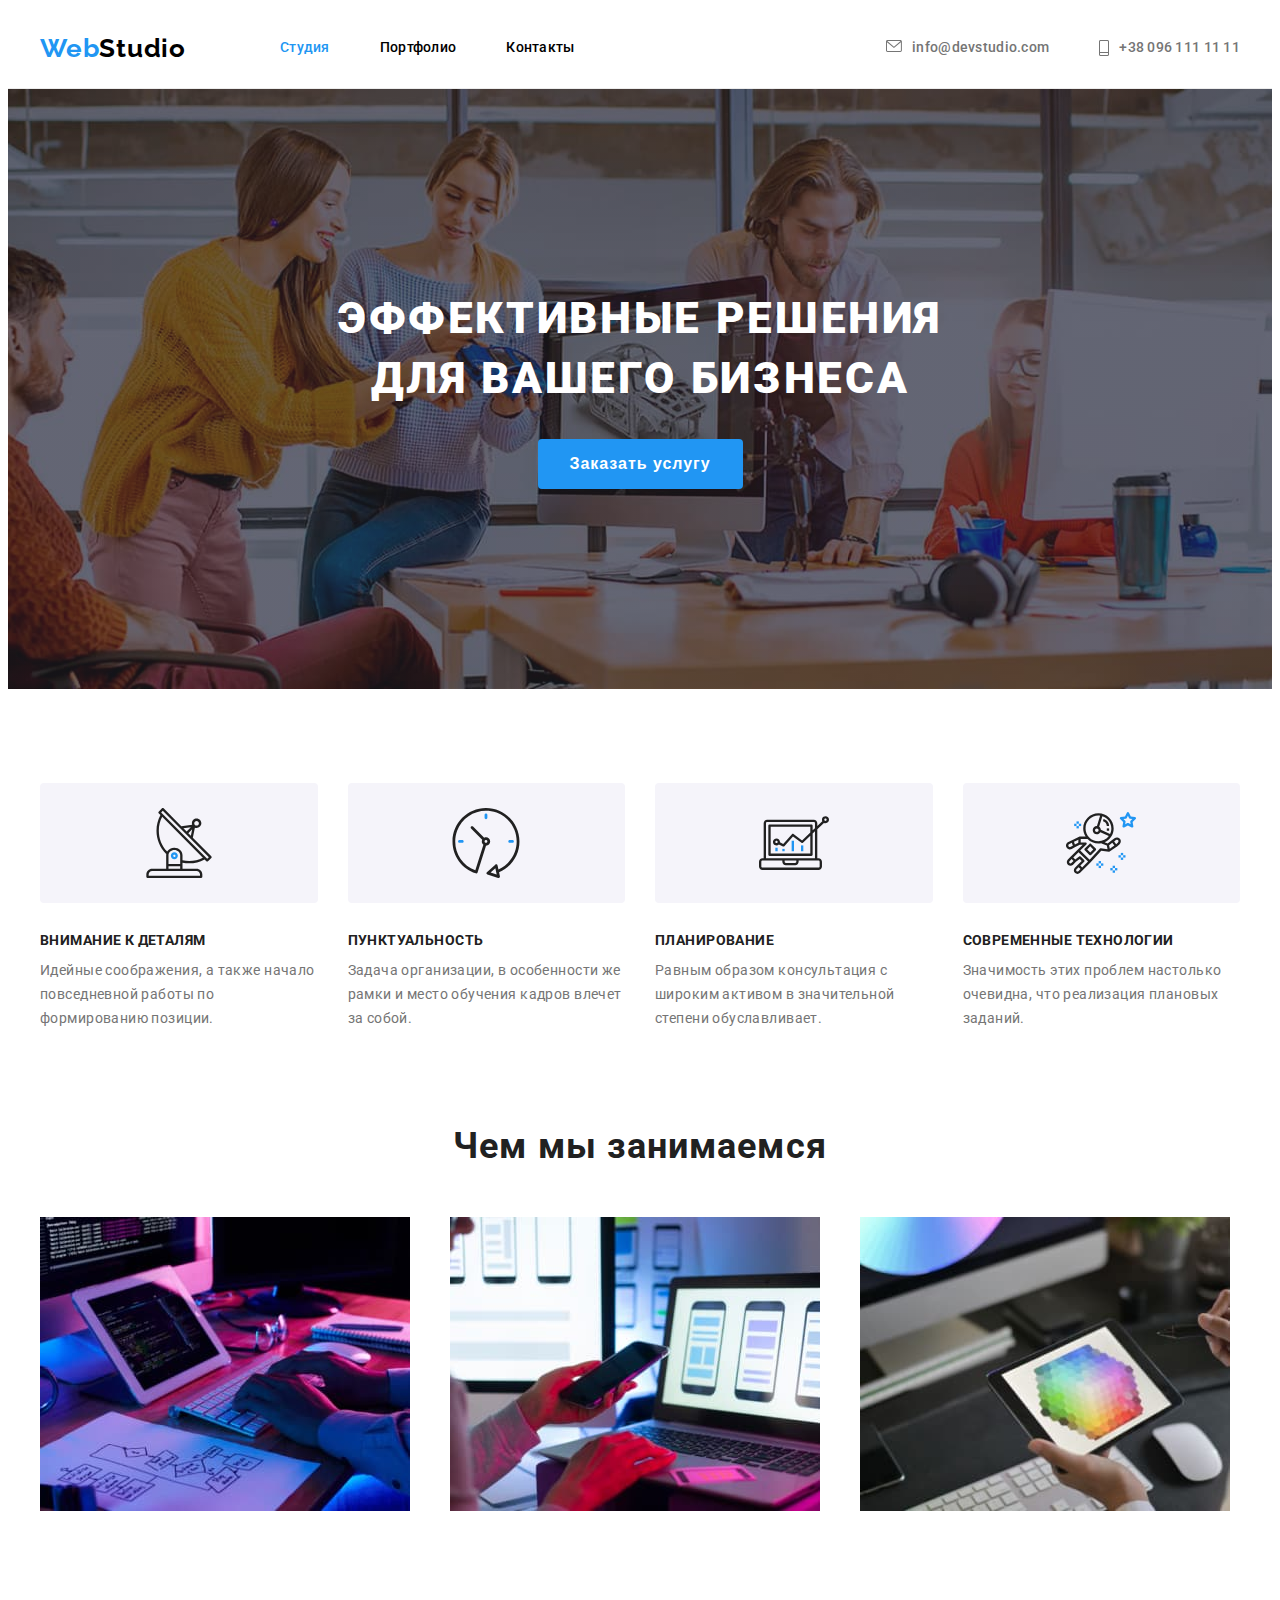
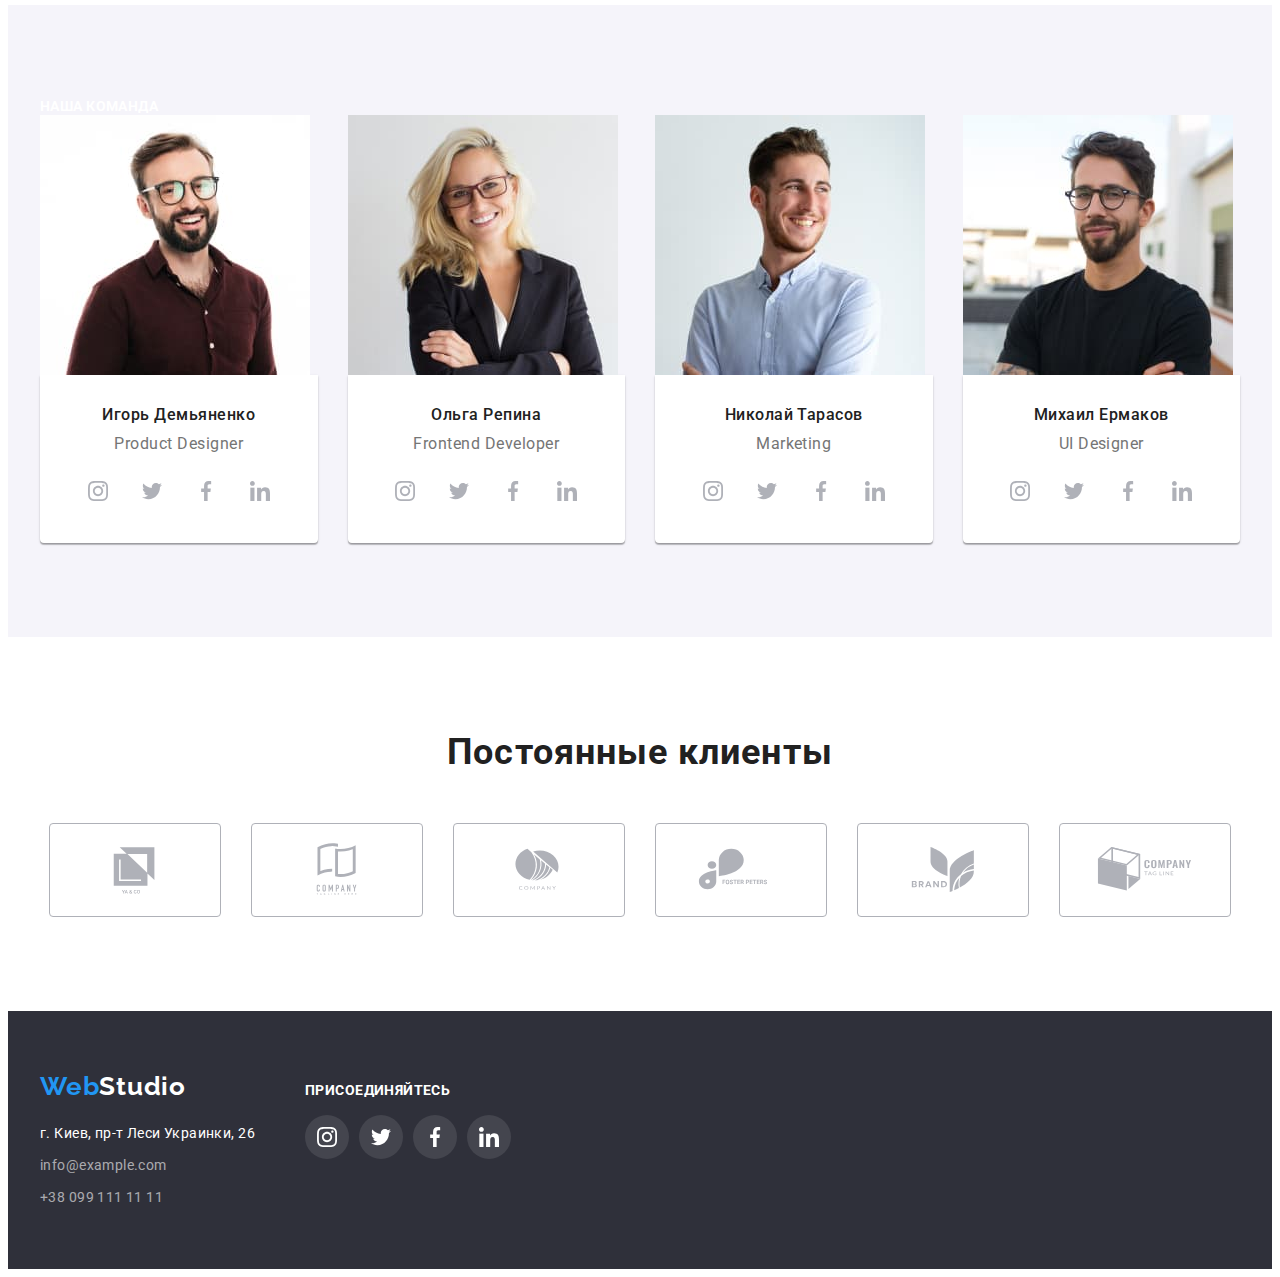
<file: index.html>
<!DOCTYPE html>
<html lang="ru">
<head>
    <meta charset="UTF-8">
    <meta http-equiv="X-UA-Compatible" content="IE=edge">
    <meta name="viewport" content="width=device-width, initial-scale=1.0">
    <title>WebStudio</title>
    <link rel="preconnect" href="https://fonts.gstatic.com">
    <link href="https://fonts.googleapis.com/css2?family=Raleway:wght@700&family=Roboto:wght@400;500;700;900&display=swap" rel="stylesheet">
    <link rel="stylesheet" href="https://cdnjs.cloudflare.com/ajax/libs/modern-normalize/1.0.0/modern-normalize.min.css"
        integrity="sha512-ISS7cAi1PEhQ8jnbJpJZMd29NlhNj4AWYyLOSp2CE/CsHxTCu+r+t0D2yoJudVrd0/8fTVPUVDzY5Tvli75u/g=="
        crossorigin="anonymous" />
    <link rel="stylesheet" href="./css/styles.css">
</head>
<body>
    <!-- HEADER -->
    <header class="header">
        <div class="container header-container">
            <nav class="navigation">
                <a class="logo-link link header-logo" href="./index.html" lang="en">Web<span class="logo">Studio</span></a>
                <ul class="menu list">
                    <li class="menu-item">
                        <a class="menu-link link accent" href="">Студия</a>
                    </li>
                    <li class="menu-item">
                        <a class="menu-link link" href="./portfolio.html">Портфолио</a>
                    </li>
                    <li class="menu-item">
                        <a class="menu-link link" href="">Контакты</a>
                    </li>
                </ul>
            </nav>
                <ul class="header-contact list">
                    <li class="header-contact-item">
                        <a class="header-contact-link link" href="mailto:info@devstudio.com">
                            <svg class="header-contact-icon-mail" width="16" height="12">
                                <use href="./images/icons.svg#icon-mail"></use>
                            </svg>
                            info@devstudio.com</a>
                    </li>
                    <li class="header-contact-item">
                        <a class="header-contact-link link" href="tel:+380961111111">
                            <svg class="header-contact-icon-tel" width="10" height="16">
                                <use href="./images/icons.svg#icon-tel"></use>
                            </svg>+38 096 111 11 11</a>
                    </li>
                </ul>
        </div>
    </header>
    <main>
        <!-- BANNER -->
        <section class="banner section">
            <div class="container">
                <h1 class="banner-title">Эффективные решения для вашего бизнеса</h1>
                <button class="modal-btn" type="button">Заказать услугу</button>
            </div>
        </section>
        <!-- SKILLS -->
        <section class="skills">
            <div class="container">
                <h2 class="visually-hidden">Прииущества</h2>
                <ul class="skills-list list">
                    <li class="skills-list-item">
                            <div class="skills-list-icon">
                                <svg width="70" height="70">
                                    <use href="./images/icons.svg#icon-antenna"></use>
                                </svg>
                            </div>
                            <h3 class="skills-list-title">Внимание к деталям</h3>
                            <p class="skills-list-suptitle">Идейные соображения, а также начало повседневной работы по формированию позиции.</p>
                        </li>
                    <li class="skills-list-item">
                        <div class="skills-list-icon">
                            <svg width="70" height="70">
                                <use href="./images/icons.svg#icon-clock"></use>
                            </svg>
                        </div>
                        <h3 class="skills-list-title">Пунктуальность</h3>
                        <p class="skills-list-suptitle">Задача организации, в особенности же рамки и место обучения кадров влечет за собой.</p>
                    </li>
                    <li class="skills-list-item">
                            <div class="skills-list-icon">
                                <svg width="70" height="70">
                                    <use href="./images/icons.svg#icon-diagram"></use>
                                </svg>
                            </div>
                        <h3 class="skills-list-title">Планирование</h3>
                        <p class="skills-list-suptitle">Равным образом консультация с широким активом в значительной степени обуславливает.</p>
                    </li>
                    <li class="skills-list-item">
                            <div class="skills-list-icon">
                                <svg width="70" height="70">
                                    <use href="./images/icons.svg#icon-astronaut"></use>
                                </svg>
                            </div>
                        <h3 class="skills-list-title">Современные технологии</h3>
                        <p class="skills-list-suptitle">Значимость этих проблем настолько очевидна, что реализация плановых заданий.</p>
                    </li>
                </ul>
            </div>
        </section>
        <!-- PICTURES -->
        <section class="pictures section">
            <div class="container">
                <h2 class="pictures-title">Чем мы занимаемся</h2>
                <ul class="pictures-list list" >
                    <li class="pictures-list-item">
                        <img class="pictures-list-item-img" src="./images/about/img-1.jpg" alt="человек работает на клавиатуре" width="370" height="294">
                    </li>
                    <li class="pictures-list-item">
                        <img class="pictures-list-item-img" src="./images/about/img-2.jpg" alt="человек в руках со смартфоном" width="370" height="294">
                    </li>
                    <li class="pictures-list-item">
                        <img class="pictures-list-item-img" src="./images/about/img-3.jpg" alt="человек работает с планшетом" width="370" height="294">
                    </li>
                </ul>
            </div>
        </section>
        <!-- TEAM -->
        <section class="team section">
            <div class="container">
                <h2 class="footer-title">Наша команда</h2>
                <ul class="team-list list">
                    <li class="team-list-item">
                        <img class="team-list-item-img" src="./images/team/igor.jpg" alt="фото Игоря" width="270" height="260">
                        <div class="team-list-content">
                            <h3 class="team-list-item-name">Игорь Демьяненко</h3>
                            <p class="team-list-item-position" lang="en">Product Designer</p>
                            <ul class="team-list-item-icon list">
                                <li class="list-icon">
                                    <a class="link-social" href="www.instagram.com">
                                    <svg class="team-icon" width="20" height="20">
                                        <use href="./images/icons.svg#icon-instagram"></use>
                                    </svg>
                                    </a>
                                </li>
                                <li class="list-icon">
                                    <a class="link-social" href="www.twitter.com">
                                        <svg class="team-icon" width="20" height="20">
                                            <use href="./images/icons.svg#icon-twitter"></use>
                                        </svg>
                                    </a>
                                </li>
                                <li class="list-icon">
                                    <a class="link-social" href="www.facebook.com">
                                        <svg class="team-icon" width="20" height="20">
                                            <use href="./images/icons.svg#icon-facebook"></use>
                                        </svg>
                                    </a>
                                </li>
                                <li class="list-icon">
                                    <a class="link-social" href="www.linkedin.com">
                                        <svg class="team-icon" width="20" height="20">
                                            <use href="./images/icons.svg#icon-linkedin"></use>
                                        </svg>
                                    </a>
                                </li>
                            </ul>
                        </div>
                    </li>
                    <li class="team-list-item">
                        <img class="team-list-item-img" src="./images/team/olga.jpg" alt="фото Ольги" width="270" height="260">
                        <div class="team-list-content">
                            <h3 class="team-list-item-name">Ольга Репина</h3>
                            <p class="team-list-item-position" lang="en">Frontend Developer</p>
                            <ul class="team-list-item-icon list">
                                <li class="list-icon">
                                    <a class="link-social" href="www.instagram.com">
                                        <svg class="team-icon" width="20" height="20">
                                            <use href="./images/icons.svg#icon-instagram"></use>
                                        </svg>
                                    </a>
                                </li>
                                <li class="list-icon">
                                    <a class="link-social" href="www.twitter.com">
                                        <svg class="team-icon" width="20" height="20">
                                            <use href="./images/icons.svg#icon-twitter"></use>
                                        </svg>
                                    </a>
                                </li>
                                <li class="list-icon">
                                    <a class="link-social" href="www.facebook.com">
                                        <svg class="team-icon" width="20" height="20">
                                            <use href="./images/icons.svg#icon-facebook"></use>
                                        </svg>
                                    </a>
                                </li>
                                <li class="list-icon">
                                    <a class="link-social" href="www.linkedin.com">
                                        <svg class="team-icon" width="20" height="20">
                                            <use href="./images/icons.svg#icon-linkedin"></use>
                                        </svg>
                                    </a>
                                </li>
                            </ul>
                        </div>
                    </li>
                    <li class="team-list-item">
                        <img class="team-list-item-img" src="./images/team/nikokay.jpg" alt="фото Николая" width="270" height="260">
                        <div class="team-list-content">
                            <h3 class="team-list-item-name">Николай Тарасов</h3>
                            <p class="team-list-item-position" lang="en">Marketing</p>
                            <ul class="team-list-item-icon list">
                                <li class="list-icon">
                                    <a class="link-social" href="www.instagram.com">
                                        <svg class="team-icon" width="20" height="20">
                                            <use href="./images/icons.svg#icon-instagram"></use>
                                        </svg>
                                    </a>
                                </li>
                                <li class="list-icon">
                                    <a class="link-social" href="www.twitter.com">
                                        <svg class="team-icon" width="20" height="20">
                                            <use href="./images/icons.svg#icon-twitter"></use>
                                        </svg>
                                    </a>
                                </li>
                                <li class="list-icon">
                                    <a class="link-social" href="www.facebook.com">
                                        <svg class="team-icon" width="20" height="20">
                                            <use href="./images/icons.svg#icon-facebook"></use>
                                        </svg>
                                    </a>
                                </li>
                                <li class="list-icon">
                                    <a class="link-social" href="www.linkedin.com">
                                        <svg class="team-icon" width="20" height="20">
                                            <use href="./images/icons.svg#icon-linkedin"></use>
                                        </svg>
                                    </a>
                                </li>
                            </ul>
                        </div>
                    </li>
                    <li class="team-list-item">
                        <img class="team-list-item-img" src="./images/team/mikhail.jpg" alt="фото Михаила" width="270" height="260">
                        <div class="team-list-content">
                            <h3 class="team-list-item-name">Михаил Ермаков</h3>
                            <p class="team-list-item-position" lang="en">UI Designer</p>
                            <ul class="team-list-item-icon list">
                                <li class="list-icon">
                                    <a class="link-social" href="www.instagram.com">
                                        <svg class="team-icon" width="20" height="20">
                                            <use href="./images/icons.svg#icon-instagram"></use>
                                        </svg>
                                    </a>
                                </li>
                                <li class="list-icon">
                                    <a class="link-social" href="www.twitter.com">
                                        <svg class="team-icon" width="20" height="20">
                                            <use href="./images/icons.svg#icon-twitter"></use>
                                        </svg>
                                    </a>
                                </li>
                                <li class="list-icon">
                                    <a class="link-social" href="www.facebook.com">
                                        <svg class="team-icon" width="20" height="20">
                                            <use href="./images/icons.svg#icon-facebook"></use>
                                        </svg>
                                    </a>
                                </li>
                                <li class="list-icon">
                                    <a class="link-social" href="www.linkedin.com">
                                        <svg class="team-icon" width="20" height="20">
                                            <use href="./images/icons.svg#icon-linkedin"></use>
                                        </svg>
                                    </a>
                                </li>
                            </ul>
                        </div>
                    </li>
                </ul>
            </div>
        </section>
        <!--CLIENTS-->
        <section class="clients section">
            <div>
                <h2 class="clients-title">Постоянные клиенты</h2>
                <ul class="clients-list list">
                    <li class="clients-list-item">
                        <a class="clients-list-link link" href="">
                            <svg class="clients-list-link-icon" width="106" height="60">
                                <use href="./images/icons.svg#icon-group-1"></use>
                            </svg>
                        </a>
                    </li>
                    <li class="clients-list-item">
                        <a class="clients-list-link link" href="">
                            <svg class="clients-list-link-icon" width="106" height="60">
                                <use href="./images/icons.svg#icon-group-2"></use>
                            </svg>
                        </a>
                    </li>
                    <li class="clients-list-item">
                        <a class="clients-list-link link" href="">
                            <svg class="clients-list-link-icon" width="106" height="60">
                                <use href="./images/icons.svg#icon-group-3"></use>
                            </svg>
                        </a>
                    </li>
                    <li class="clients-list-item">
                        <a class="clients-list-link link" href="">
                            <svg class="clients-list-link-icon" width="106" height="60">
                                <use href="./images/icons.svg#icon-group-4"></use>
                            </svg>
                        </a>
                    </li>
                    <li class="clients-list-item">
                        <a class="clients-list-link link" href="">
                            <svg class="clients-list-link-icon" width="106" height="60">
                                <use href="./images/icons.svg#icon-group-5"></use>
                            </svg>
                        </a>
                    </li>
                    <li class="clients-list-item">
                        <a class="clients-list-link link" href="">
                            <svg class="clients-list-link-icon" width="106" height="60">
                                <use href="./images/icons.svg#icon-group-6"></use>
                            </svg>
                        </a>
                    </li>
                </ul>

            </div>

        </section>
    </main>
    <footer class="footer">
        <!-- FOOTER -->
        <div class="container cont-footer">
            <div class="footer-add">
                <a class="logo-link link" href="./index.html" lang="en">Web<span class="logo-fotter">Studio</span></a>
                <address class="address">
                    <ul class="foter-list list">
                        <li class="address-list-item">
                            <a class="address-link link" href="https://goo.gl/maps/4MCAR5dcS3GXs3jD7" target="_blank" rel="noopener noreferrer">г. Киев, пр-т Леси Украинки, 26</a>
                        </li>
                        <li class="address-list-item">
                            <a class="address-contact-link link" href="mailto:info@example.com">info@example.com</a>
                        </li>
                        <li class="address-list-item">
                            <a class="address-contact-link link" href="tel:+380991111111">+38 099 111 11 11</a>
                        </li>            
                    </ul>
                </address>
            </div>
            <div class="social-list-cont">
                <h2 class="footer-title">присоединяйтесь</h2>
                <ul class="team-list-item-icon list">
                    <li class="list-icon">
                        <a class="footer-social" href="www.instagram.com">
                            <svg class="team-icon" width="20" height="20">
                                <use href="./images/icons.svg#icon-instagram"></use>
                            </svg>
                        </a>
                    </li>
                    <li class="list-icon">
                        <a class="footer-social" href="www.twitter.com">
                            <svg class="team-icon" width="20" height="20">
                                <use href="./images/icons.svg#icon-twitter"></use>
                            </svg>
                        </a>
                    </li>
                    <li class="list-icon">
                        <a class="footer-social" href="www.facebook.com">
                            <svg class="team-icon" width="20" height="20">
                                <use href="./images/icons.svg#icon-facebook"></use>
                            </svg>
                        </a>
                    </li>
                    <li class="list-icon">
                        <a class="footer-social" href="www.linkedin.com">
                            <svg class="team-icon" width="20" height="20">
                                <use href="./images/icons.svg#icon-linkedin"></use>
                            </svg>
                        </a>
                    </li>
                </ul>
            </div>
        </div>
    </footer>
</body>
</html>
</file>
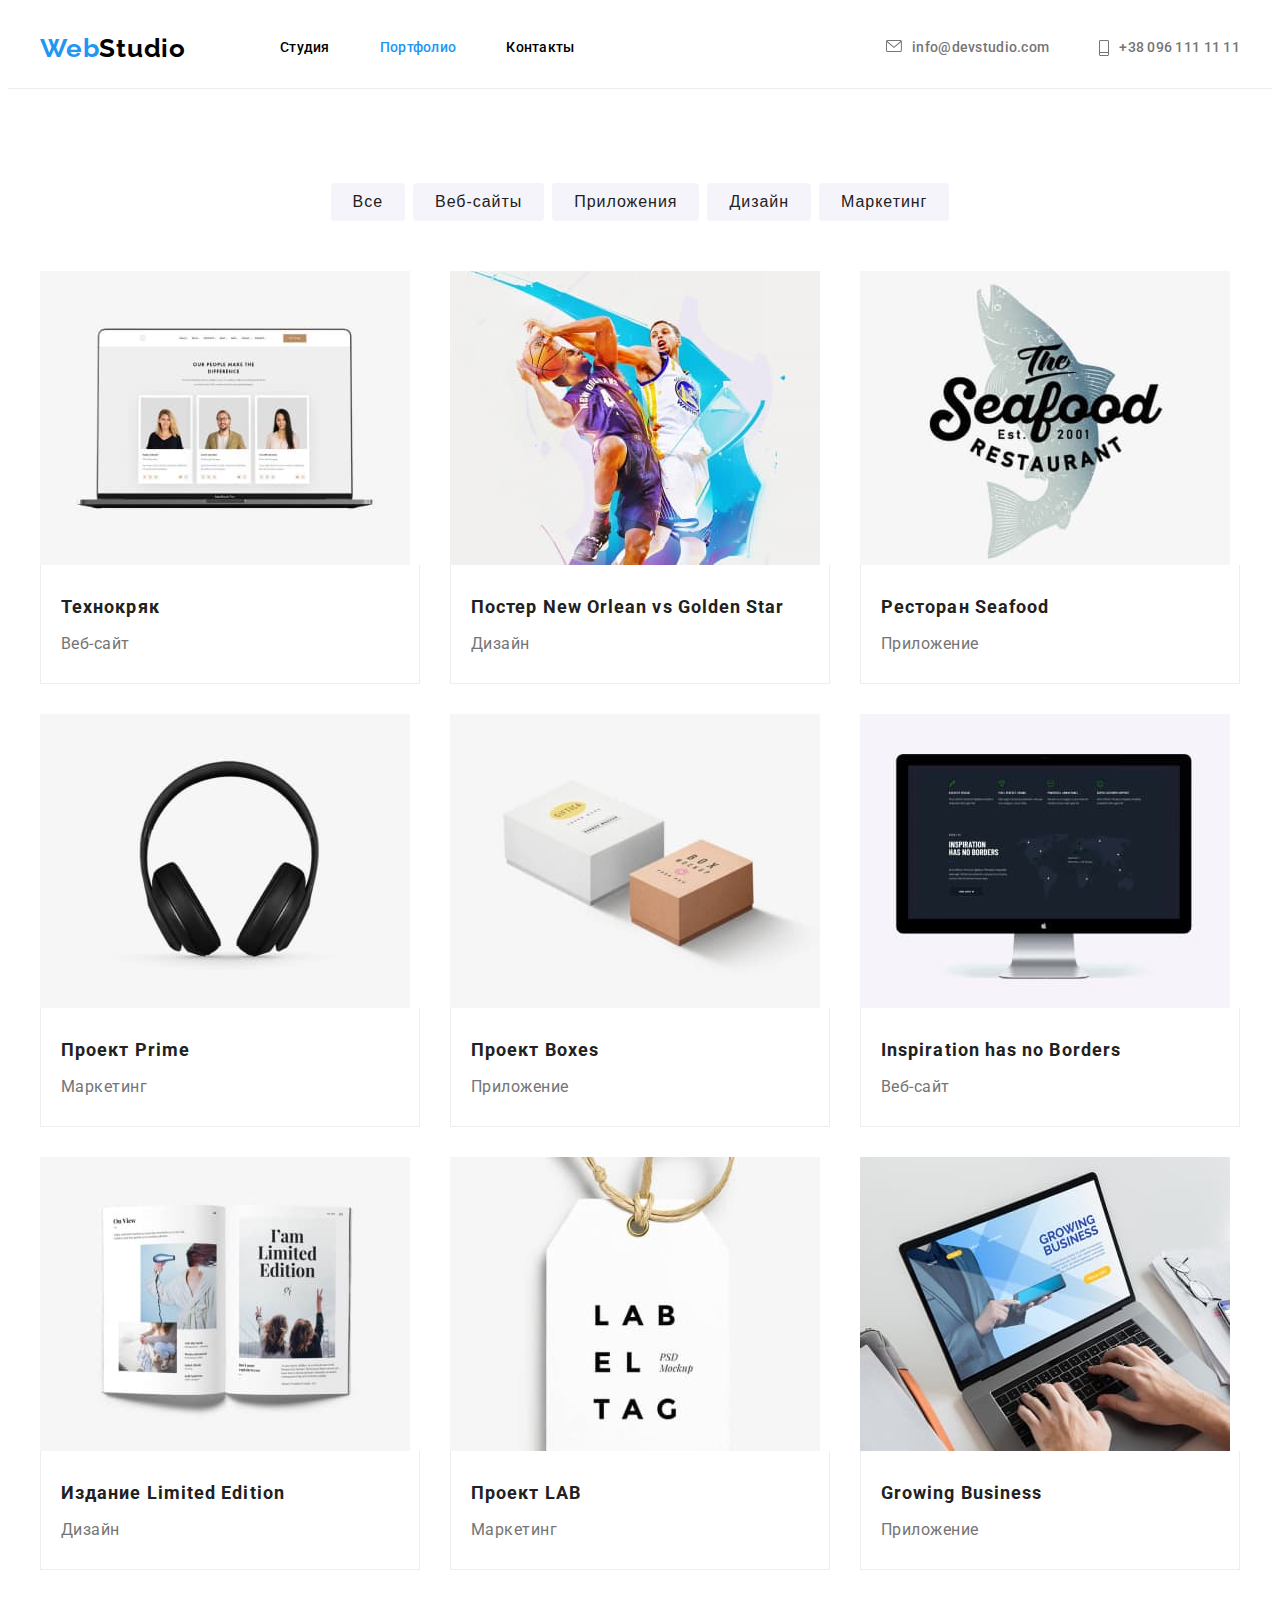
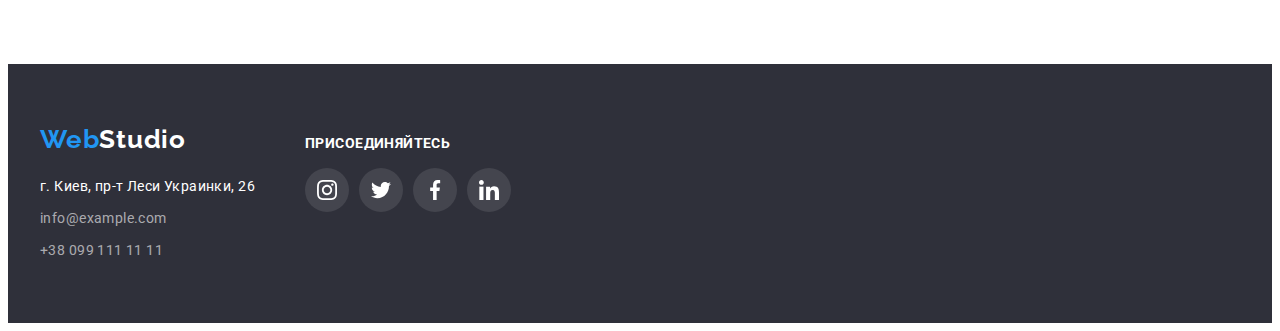
<file: portfolio.html>
<!DOCTYPE html>
<html lang="ru">

<head>
    <meta charset="UTF-8">
    <meta http-equiv="X-UA-Compatible" content="IE=edge">
    <meta name="viewport" content="width=device-width, initial-scale=1.0">
    <title>WebStudio</title>
    <link rel="preconnect" href="https://fonts.gstatic.com">
    <link href="https://fonts.googleapis.com/css2?family=Raleway:wght@700&family=Roboto:wght@400;500;700;900&display=swap" rel="stylesheet">
    <link rel="stylesheet" href="https://cdnjs.cloudflare.com/ajax/libs/modern-normalize/1.0.0/modern-normalize.min.css"
        integrity="sha512-ISS7cAi1PEhQ8jnbJpJZMd29NlhNj4AWYyLOSp2CE/CsHxTCu+r+t0D2yoJudVrd0/8fTVPUVDzY5Tvli75u/g=="
        crossorigin="anonymous" />
    <link rel="stylesheet" href="./css/styles.css">
</head>

<body>
    <!-- HEADER -->
    <header class="header">
        <div class="container header-container">
            <nav class="navigation">
                <a class="logo-link link header-logo" href="./index.html" lang="en">Web<span class="logo">Studio</span></a>
                <ul class="menu list">
                    <li class="menu-item">
                        <a class="menu-link link " href="./index.html">Студия</a>
                    </li>
                    <li class="menu-item">
                        <a class="menu-link link accent" href="./portfolio.html">Портфолио</a>
                    </li>
                    <li class="menu-item">
                        <a class="menu-link link" href="">Контакты</a>
                    </li>
                </ul>
            </nav>
            <ul class="header-contact list">
                <li class="header-contact-item">
                    <a class="header-contact-link link" href="mailto:info@devstudio.com">
                        <svg class="header-contact-icon-mail" width="16" height="12">
                            <use href="./images/icons.svg#icon-mail"></use>
                        </svg>
                        info@devstudio.com</a>
                </li>
                <li class="header-contact-item">
                    <a class="header-contact-link link" href="tel:+380961111111">
                        <svg class="header-contact-icon-tel" width="10" height="16">
                            <use href="./images/icons.svg#icon-tel"></use>
                        </svg>+38 096 111 11 11</a>
                </li>
            </ul>
        </div>
    </header>
    <main>
        <!-- PORTFOLIO -->
        <section class="portfolio section">
            <div class="container">
            <h1 class="visually-hidden">PORTFOLIO</h1>
                <ul class="portfolio-menu list">
                    <li class="portfolio-menu-item">
                        <button class="modal-button" type="button">Все</button>
                    </li>
                    <li class="portfolio-menu-item">
                        <button class="modal-button" type="button">Веб-сайты</button>
                    </li>
                    <li class="portfolio-menu-item">
                        <button class="modal-button" type="button">Приложения</button>
                    </li>
                    <li class="portfolio-menu-item">
                        <button class="modal-button" type="button">Дизайн</button>
                    </li>
                    <li class="portfolio-menu-item">
                        <button class="modal-button" type="button">Маркетинг</button>
                    </li>
                </ul>
               <ul class="portfolio-img list">
                   <li class="portfolio-img-item">
                            <a class="link portfolio-link" href=""><img src="./images/portfolio/img-1.jpg" alt="Технокряк" width="370" height="294">
                                <div class="portfolio-content">
                                    <h2 class="portfolio-title">Технокряк</h2>
                                    <p class="portfolio-text">Веб-сайт</p>
                                </div>
                            </a>
                </li>
                   <li class="portfolio-img-item">
                            <a class="link portfolio-link" href=""><img src="./images/portfolio/img-2.jpg" alt="Постер New Orlean vs Golden Star" width="370" height="294">
                                <div class="portfolio-content">
                                    <h2 class="portfolio-title">Постер New Orlean vs Golden Star</h2>
                                    <p class="portfolio-text">Дизайн</p>
                                </div>
                            </a>
                </li>
                   <li class="portfolio-img-item">
                            <a class="link portfolio-link" href=""><img src="./images/portfolio/img-3.jpg" alt="Ресторан Seafood" width="370" height="294">
                                <div class="portfolio-content">
                                    <h2 class="portfolio-title">Ресторан Seafood</h2>
                                    <p class="portfolio-text">Приложение</p>
                                </div>
                            </a>
                </li>
                   <li class="portfolio-img-item">
                            <a class="link portfolio-link" href=""><img src="./images/portfolio/img-4.jpg" alt="Проект Prime" width="370" height="294">
                                <div class="portfolio-content">
                                    <h2 class="portfolio-title">Проект Prime</h2>
                                    <p class="portfolio-text">Маркетинг</p>
                                </div>
                            </a>
                </li>
                   <li class="portfolio-img-item">
                            <a class="link portfolio-link" href=""><img src="./images/portfolio/img-5.jpg" alt="Проект Boxes" width="370" height="294">
                                <div class="portfolio-content">
                                    <h2 class="portfolio-title">Проект Boxes</h2>
                                    <p class="portfolio-text">Приложение</p>
                                </div>
                            </a>
                </li>
                   <li class="portfolio-img-item">
                            <a class="link portfolio-link" href=""><img src="./images/portfolio/img-6.jpg" alt="Inspiration has no Borders" width="370" height="294">
                                <div class="portfolio-content">
                                    <h2 class="portfolio-title">Inspiration has no Borders</h2>
                                    <p class="portfolio-text">Веб-сайт</p>
                                </div>
                            </a>
                </li>
                   <li class="portfolio-img-item">
                            <a class="link portfolio-link" href=""><img src="./images/portfolio/img-7.jpg" alt="Издание Limited Edition" width="370" height="294">
                                <div class="portfolio-content">
                                    <h2 class="portfolio-title">Издание Limited Edition</h2>
                                    <p class="portfolio-text">Дизайн</p>
                                </div>
                    </a>
                </li>
                   <li class="portfolio-img-item">
                            <a class="link portfolio-link" href=""><img src="./images/portfolio/img-8.jpg" alt="Проект LAB" width="370" height="294">
                                <div class="portfolio-content">
                                    <h2 class="portfolio-title">Проект LAB</h2>
                                    <p class="portfolio-text">Маркетинг</p>
                                </div>
                    </a>
                </li>
                   <li class="portfolio-img-item">
                            <a class="link portfolio-link" href=""><img src="./images/portfolio/img-9.jpg" alt="Growing Business" width="370" height="294">
                                <div class="portfolio-content">
                                    <h2 class="portfolio-title">Growing Business</h2>
                                    <p class="portfolio-text">Приложение</p>
                                </div>
                    </a>
                </li>
               </ul>
            </div>
        </section>
    </main>
    <footer class="footer">
        <!-- FOOTER -->
        <div class="container cont-footer">
            <div class="footer-add">
                <a class="logo-link link" href="./index.html" lang="en">Web<span class="logo-fotter">Studio</span></a>
                <address class="address">
                    <ul class="foter-list list">
                        <li class="address-list-item">
                            <a class="address-link link" href="https://goo.gl/maps/4MCAR5dcS3GXs3jD7" target="_blank"
                                rel="noopener noreferrer">г. Киев, пр-т Леси Украинки, 26</a>
                        </li>
                        <li class="address-list-item">
                            <a class="address-contact-link link" href="mailto:info@example.com">info@example.com</a>
                        </li>
                        <li class="address-list-item">
                            <a class="address-contact-link link" href="tel:+380991111111">+38 099 111 11 11</a>
                        </li>
                    </ul>
                </address>
            </div>
            <div class="social-list-cont">
                <h2 class="footer-title">присоединяйтесь</h2>
                <ul class="team-list-item-icon list">
                    <li class="list-icon">
                        <a class="footer-social" href="www.instagram.com">
                            <svg class="team-icon" width="20" height="20">
                                <use href="./images/icons.svg#icon-instagram"></use>
                            </svg>
                        </a>
                    </li>
                    <li class="list-icon">
                        <a class="footer-social" href="www.twitter.com">
                            <svg class="team-icon" width="20" height="20">
                                <use href="./images/icons.svg#icon-twitter"></use>
                            </svg>
                        </a>
                    </li>
                    <li class="list-icon">
                        <a class="footer-social" href="www.facebook.com">
                            <svg class="team-icon" width="20" height="20">
                                <use href="./images/icons.svg#icon-facebook"></use>
                            </svg>
                        </a>
                    </li>
                    <li class="list-icon">
                        <a class="footer-social" href="www.linkedin.com">
                            <svg class="team-icon" width="20" height="20">
                                <use href="./images/icons.svg#icon-linkedin"></use>
                            </svg>
                        </a>
                    </li>
                </ul>
            </div>
        </div>
        </footer>
        </body>
        
        </html>
</file>
<file: css/styles.css>
:root {
  --main-font: 'Roboto', 'Times New Roman', 'Courier', sans-serif;
  --secondary-font: 'Raleway', sans-serif;
  --accent-color: #2196f3;
  --background-color: #2f303a;
  --background-grey-color: #f5f4fa;
  --title-color: #212121;
  --white-color: #ffffff;
  --grey-color: #757575;
  --black-color: #000000;
  --address-link-color: rgba(255, 255, 255, 0.6);
  --background-team-color: #f5f4fa;
  --border-fon: #eeeeee;
}

h1,
h2,
h3,
h4,
h5,
h6,
p {
  margin-top: 0;
  margin-bottom: 0;
}

ul,
ol {
  margin-top: 0;
  margin-bottom: 0;
  padding-left: 0;
}

img {
  display: block;
}

.list {
  list-style: none;
}

.link {
  text-decoration: none;
}

.section {
  padding-top: 94px;
  padding-bottom: 94px;
}

.container {
  width: 1200px;
  padding-left: 15px;
  padding-right: 15px;
  margin: 0 auto;
}

body {
  font-family: var(--main-font);
  color: var(--grey-color);
}

/* ============ HEADER ========== */
.header {
  margin: 0 auto;
  max-width: 1600px;
  border-bottom: 1px solid #ececec;
}
.header-container {
  display: flex;
  align-items: center;
}

.navigation {
  display: flex;
  align-items: center;
}

.menu {
  display: flex;
  align-items: center;
  margin-left: 94px;
}

.menu-item + .menu-item {
  margin-left: 50px;
}

.header-contact {
  display: flex;
  align-items: center;
  margin-left: auto;
}

.logo {
  color: var(--black-color);
}

.logo-link {
  display: block;
  font-family: 'Raleway', sans-serif;
  font-weight: 700;
  font-size: 26px;
  line-height: 1.19;
  letter-spacing: 0.03em;
  color: var(--accent-color);
}
.header-logo {
  padding-top: 24px;
  padding-bottom: 24px;
}

.menu-link {
  display: block;
  padding-top: 32px;
  padding-bottom: 32px;
  font-weight: 500;
  font-size: 14px;
  line-height: 1.14;
  letter-spacing: 0.02em;
  color: var(--black-color);
}
.accent {
  color: var(--accent-color);
}

.menu-link:hover,
.menu-link:focus {
  color: var(--accent-color);
}
.header-contact-item + .header-contact-item {
  margin-left: 50px;
}
.header-contact-link {
  display: flex;
  padding-top: 32px;
  padding-bottom: 32px;
  font-weight: 500;
  font-size: 14px;
  line-height: 1.14;
  letter-spacing: 0.02em;
  color: var(--grey-color);
}

.header-contact-link:hover,
.header-contact-link:focus {
  color: var(--accent-color);
}
.header-contact-icon-mail,
.header-contact-icon-tel {
  display: flex;
  margin-right: 10px;
  fill: currentColor;
}
/* ============ END HEADER ========== */

/* ========== BANNER ========== */

.banner {
  margin: 0 auto;
  max-width: 1600px;
  background-image: linear-gradient(0deg, rgba(47, 48, 58, 0.4), rgba(47, 48, 58, 0.4)),
    url(../images/banner.jpg);
  background-position: center;
  background-repeat: no-repeat;
  padding: 200px 0;
  text-align: center;
  background-color: var(--background-color);
}

.banner-title {
  margin: 0 auto;
  max-width: 700px;
  font-weight: 900;
  font-size: 44px;
  line-height: 1.36;
  letter-spacing: 0.06em;
  text-transform: uppercase;
  color: var(--white-color);
}
.modal-btn {
  display: inline-block;
  border-radius: 4px;
  border: none;
  padding: 10px 32px;
  font-weight: 700;
  font-size: 16px;
  line-height: 1.88;
  letter-spacing: 0.06em;
  margin-top: 30px;
  cursor: pointer;
  background-color: var(--accent-color);
  color: var(--white-color);
}
.modal-btn:hover,
.modal-btn:focus {
  background-color: var(--accent-color);
  color: var(--white-color);
}
/* ========== END BANNER ========== */

/* ========== SKILLS ========== */

.visually-hidden {
  position: absolute;
  width: 1px;
  height: 1px;
  margin: -1px;
  border: 0;
  padding: 0;

  white-space: nowrap;
  clip-path: inset(100%);
  clip: rect(0 0 0 0);
  overflow: hidden;
}

.skills {
  padding-top: 94px;
}
.skills-list {
  margin-left: -30px;
  margin-top: -30px;
  display: flex;
  flex-wrap: wrap;
}
.skills-list-item {
  flex-basis: calc((100% - 120px) / 4);
  margin-left: 30px;
  margin-top: 30px;
}
.skills-list-icon {
  display: flex;
  align-items: center;
  justify-content: center;
  height: 120px;
  border-radius: 4px;
  margin-bottom: 30px;
  background-color: var(--background-grey-color);
}
.skills-list-title {
  font-weight: 700;
  font-size: 14px;
  line-height: 1.14;
  letter-spacing: 0.03em;
  text-transform: uppercase;
  color: var(--title-color);
}

.skills-list-suptitle {
  margin-top: 10px;
  font-weight: 400;
  font-size: 14px;
  line-height: 1.71;
  letter-spacing: 0.03em;
}
/* ========== END SKILLS ========== */

/* ========== PICTURES ========== */
.pictures-list {
  margin-left: -30px;
  margin-top: -30px;
  display: flex;
  flex-wrap: wrap;
}
.pictures-list-item {
  flex-basis: calc((100% - 90px) / 3);
  margin-left: 30px;
  margin-top: 30px;
}
.pictures-title {
  text-align: center;
  margin-bottom: 50px;
  font-weight: 700;
  font-size: 36px;
  line-height: 1.17;
  letter-spacing: 0.03em;
  color: var(--title-color);
}

/* ========== END PICTURES ========== */

/* ========== TEAM ========== */
.team-list {
  margin-left: -30px;
  margin-top: -30px;
  display: flex;
  flex-wrap: wrap;
}

.team {
  margin: 0 auto;
  max-width: 1600px;
  background-color: var(--background-team-color);
}
.team-title {
  text-align: center;
  margin-bottom: 50px;
  font-weight: 700;
  font-size: 36px;
  line-height: 1.17;
  letter-spacing: 0.03em;
  color: var(--title-color);
}
.team-list-item {
  text-align: center;
  flex-basis: calc((100% - 120px) / 4);
  margin-left: 30px;
  margin-top: 30px;
  border-radius: 0px 0px 4px 4px;
}
.team-list-content {
  box-shadow: 0px 1px 3px rgba(0, 0, 0, 0.12), 0px 1px 1px rgba(0, 0, 0, 0.14),
    0px 2px 1px rgba(0, 0, 0, 0.2);
  border-radius: 0px 0px 4px 4px;
  padding: 30px 32px;
  text-align: center;
  background: var(--white-color);
}
.team-list-item-name {
  font-weight: 500;
  font-size: 16px;
  line-height: 1.19;
  letter-spacing: 0.03em;
  color: var(--title-color);
}
.team-list-item-position {
  margin-top: 10px;
  font-weight: 400;
  font-size: 16px;
  line-height: 1.19;
  letter-spacing: 0.03em;
}
.team-list-item-icon {
  display: flex;
  align-items: center;
  justify-content: center;
  margin-top: 16px;
}
.team-list-item-icon li:not(:last-child) {
  margin-right: 10px;
}
.link-social {
  display: flex;
  justify-content: center;
  align-items: center;
  border-radius: 50%;
  width: 44px;
  height: 44px;
  fill: #afb1b8;
}
.team-icon {
  display: flex;
}
.link-social:hover,
.link-social:focus {
  background-color: var(--accent-color);
  fill: var(--white-color);
}

/* ========== END TEAM ========== */

/* ========== CLIENTS ========== */
.clients-title {
  font-weight: 700;
  font-size: 36px;
  line-height: 1.17;
  text-align: center;
  letter-spacing: 0.03em;
  color: var(--title-color);
  margin-bottom: 50px;
}
.clients-list {
  display: flex;
  align-items: center;
  justify-content: center;
}

.clients-list li:not(:last-child) {
  margin-right: 30px;
}
.clients-list-link {
  display: flex;
  justify-content: center;
  align-items: center;
  width: 170px;
  height: 92px;
  border: 1px solid #afb1b8;
  border-radius: 4px;
}
.clients-list-link-icon {
  fill: #afb1b8;
}
.clients-list-link:hover .clients-list-link-icon,
.clients-list-link:focus .clients-list-link-icon {
  fill: var(--accent-color);
}

.clients-list-link:hover,
.clients-list-link:focus {
  border: 1px solid var(--accent-color);
}

/* ========== END CLIENTS ========== */

/* ========== PORTFOLIO ========== */
.portfolio-menu {
  margin-bottom: 50px;
  display: flex;
  align-items: center;
  justify-content: center;
}
.portfolio-menu-item + .portfolio-menu-item {
  margin-left: 8px;
}
.portfolio-img {
  display: flex;
  margin-left: -30px;
  margin-top: -30px;
  flex-wrap: wrap;
}
.portfolio-img-item {
  flex-basis: calc((100% - 90px) / 3);
  margin-left: 30px;
  margin-top: 30px;
}

.portfolio-content {
  padding: 24px 20px;
  border: 1px solid var(--border-fon);
  border-top: none;
  background: var(--white-color);
}

.modal-button {
  border: none;
  border-radius: 4px;
  padding: 6px 22px;
  background-color: var(--background-grey-color);
  font-weight: 500;
  font-size: 16px;
  line-height: 1.63;
  letter-spacing: 0.06em;
  cursor: pointer;
  color: var(--title-color);
}

.modal-button:hover,
.modal-button:focus {
  box-shadow: 0px 3px 1px rgba(0, 0, 0, 0.1), 0px 1px 2px rgba(0, 0, 0, 0.08),
    0px 2px 2px rgba(0, 0, 0, 0.12);
  color: var(--white-color);
  background-color: var(--accent-color);
}

.portfolio-title {
  font-weight: 700;
  font-size: 18px;
  line-height: 2;
  letter-spacing: 0.06em;
  color: var(--title-color);
}
.portfolio-text {
  margin-top: 4px;
  font-weight: 400;
  font-size: 16px;
  line-height: 1.88;
  letter-spacing: 0.03em;
  color: var(--grey-color);
}
.portfolio-img-item:hover,
.portfolio-img-item:focus {
  box-shadow: 0px 1px 1px rgba(0, 0, 0, 0.12), 0px 4px 4px rgba(0, 0, 0, 0.06),
    1px 4px 6px rgba(0, 0, 0, 0.16);
}
/* ========== END PORTFOLIO ========== */

/* ========== FOOTER ========== */
.footer {
  margin: 0 auto;
  max-width: 1600px;
  padding: 60px 0;
  background-color: var(--background-color);
}

.logo-fotter {
  color: var(--white-color);
}
.address {
  margin-top: 20px;
}
.address-list-item + .address-list-item {
  margin-top: 8px;
}
.address-link {
  font-style: normal;
  font-weight: 400;
  font-size: 14px;
  line-height: 1.71;
  letter-spacing: 0.03em;
  color: var(--white-color);
}
.address-contact-link {
  font-style: normal;
  font-weight: 400;
  font-size: 14px;
  line-height: 1.71;
  letter-spacing: 0.03em;

  color: var(--address-link-color);
}
.address-link:hover,
.address-link:focus {
  color: var(--white-color);
}

.address-contact-link:hover,
.address-contact-link:focus {
  color: var(--address-link-color);
}
.cont-footer {
  display: flex;
  align-items: baseline;
}
.footer-add {
  margin-right: 50px;
}

.footer-social {
  display: flex;
  justify-content: center;
  align-items: center;
  border-radius: 50%;
  width: 44px;
  height: 44px;
  background: rgba(255, 255, 255, 0.1);
  fill: var(--white-color);
}
.footer-social:hover,
.footer-social:focus {
  background-color: var(--accent-color);
}

.footer-title {
  font-weight: 700;
  font-size: 14px;
  line-height: 1.14;
  letter-spacing: 0.03em;
  text-transform: uppercase;
  color: var(--white-color);
}
.social-list-cont {
  justify-content: space-between;
}

.social-list-item-link {
  display: block;
  width: 50px;
  height: 50px;
  border-radius: 50%;
  color: #ffffff;
}

/* ========== END FOOTER ========== */
</file>
